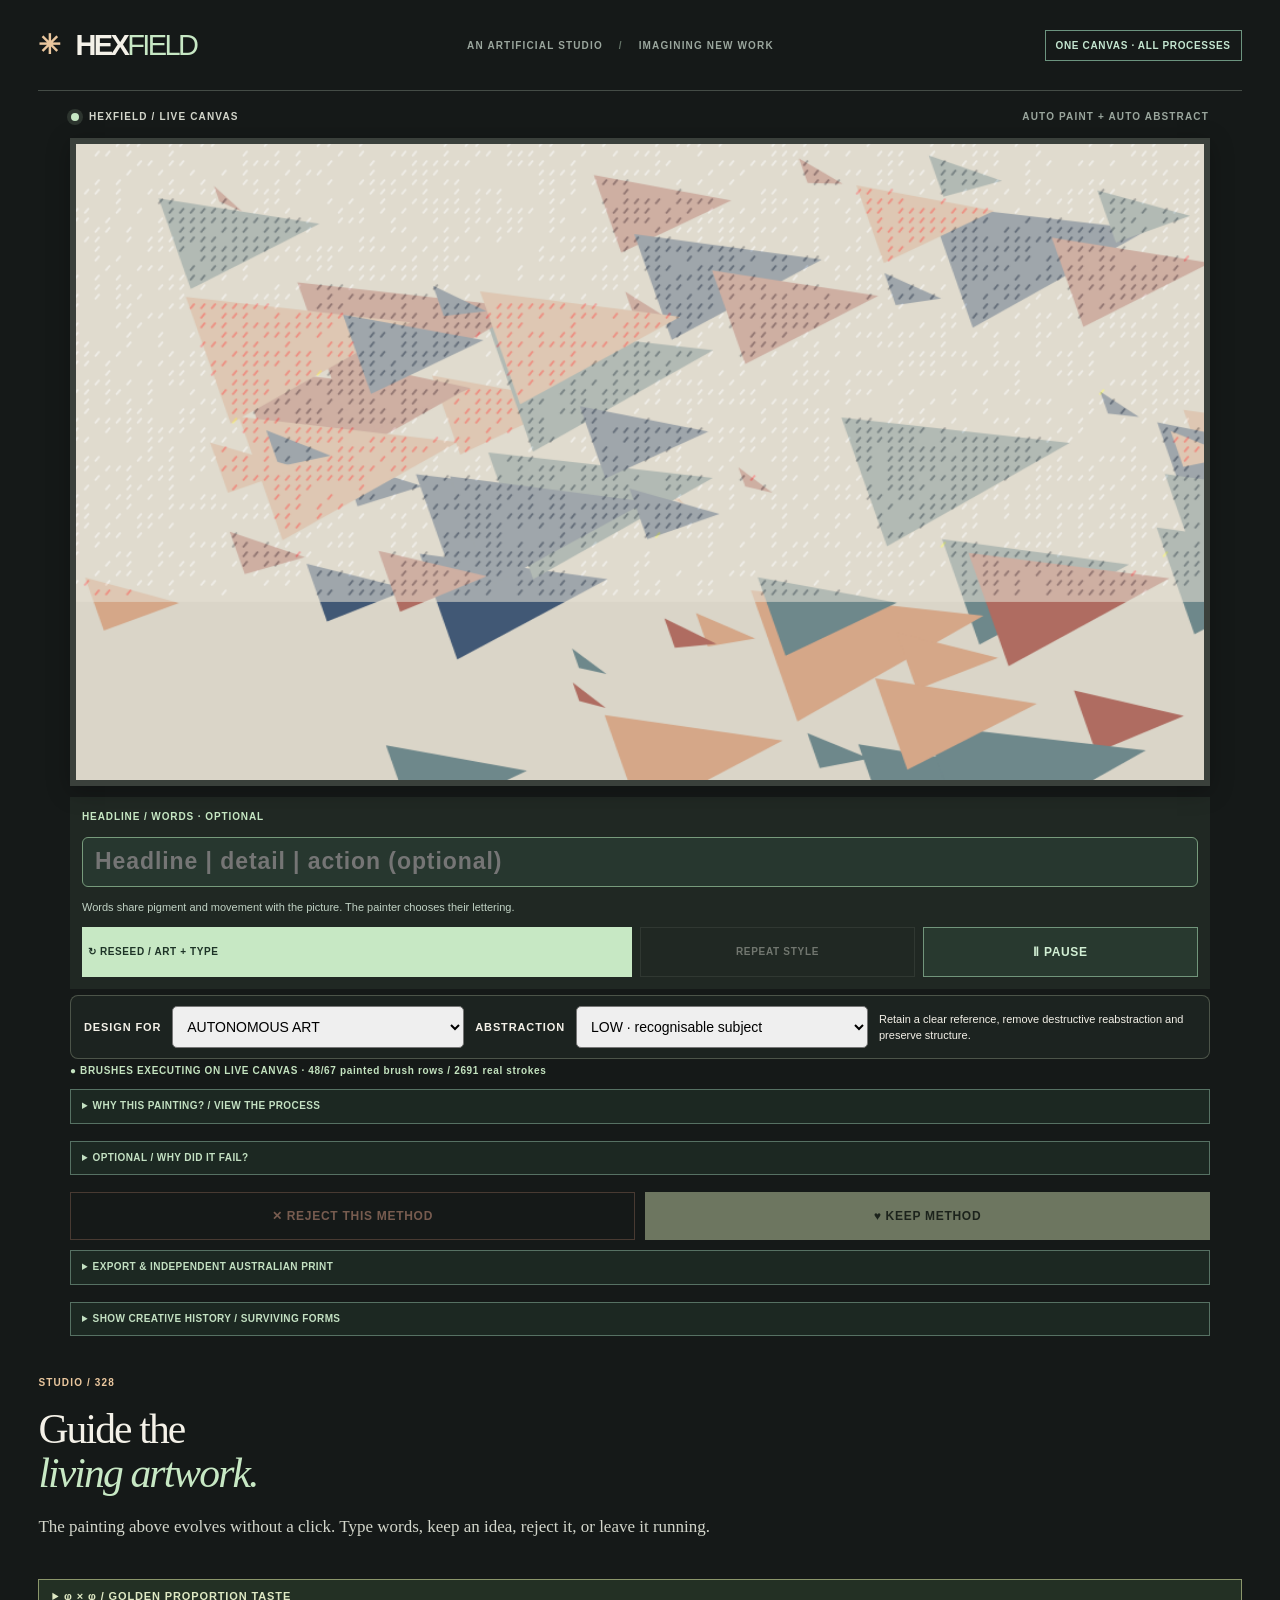
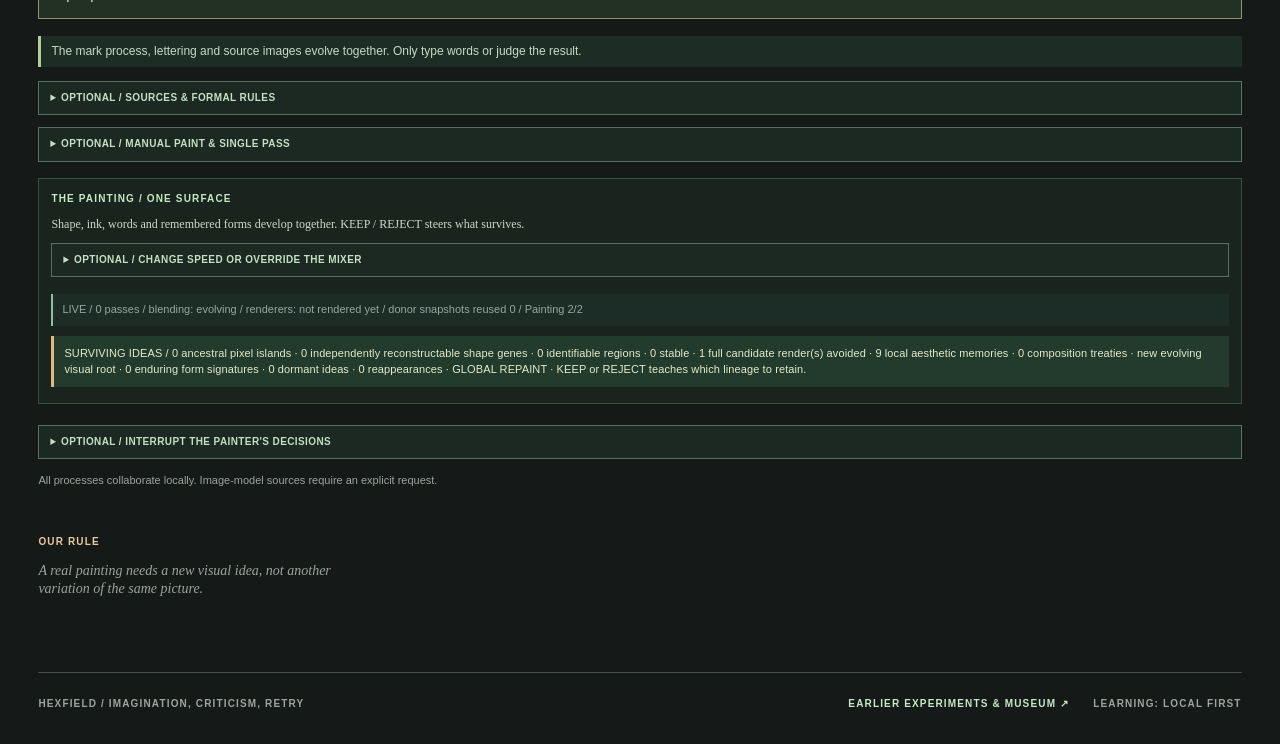
<file: public/studio.html>
<!doctype html>
<html lang="en-AU">
<head>
  <meta charset="utf-8">
  <meta name="viewport" content="width=device-width, initial-scale=1">
  <meta name="theme-color" content="#151918">
  <title>Hexfield — An Artificial Artist Learning to Imagine</title>
  <meta name="description" content="A painting machine that learns from your criticism and imagines new visual ideas rather than shuffling preset hills.">
  <meta property="og:title" content="Hexfield Studio — Landscape & Letterform">
  <meta property="og:description" content="A machine learning to paint landscapes and design letters.">
  <meta property="og:type" content="website">
  <meta property="og:url" content="https://hexfield.org/">
  <link rel="icon" href="assets/hexfield-logo.svg" type="image/svg+xml">
  <link rel="stylesheet" href="studio/studio.css">
  <script type="module" src="studio/studio-controller.js"></script>
</head>
<body>
  <div class="shell">
    <header class="masthead">
      <a class="brand" href="/" aria-label="Hexfield Studio home"><span class="brand-symbol" aria-hidden="true">✳</span> HEX<span>FIELD</span></a>
      <div class="top-description">AN ARTIFICIAL STUDIO <span class="top-separator">/</span> IMAGINING NEW WORK</div>
      <span class="studio-unified-tag">ONE CANVAS · ALL PROCESSES</span>
    </header>
    <div class="product-frame">
      <main class="workspace" aria-label="Artwork and feedback">
        <section id="ruleWorkspace" aria-label="Executable rule-bound paintings">
          <div class="canvas-heading"><div><span class="status-orb"></span><span class="canvas-heading-text">HEXFIELD / LIVE CANVAS</span></div><span class="work-number">AUTO PAINT + AUTO ABSTRACT</span></div>
          <div class="rule-frame">
            <div id="ruleEmpty" class="imagine-empty" hidden><strong>Constructing the first painting…</strong></div>
            <canvas id="ruleArtwork" width="960" height="600" aria-label="Evolving artwork automatically painted on load"></canvas>
          </div>
          <div class="canvas-word-rail">
          <div class="unified-studio-input">
            <label for="ruleWords">HEADLINE / WORDS · OPTIONAL</label>
            <input id="ruleWords" type="text" maxlength="96" placeholder="Headline | detail | action (optional)" spellcheck="false" autocomplete="off">
            <p id="ruleWordsStatus" class="control-help" aria-live="polite">Words share pigment and movement with the picture. The painter chooses their lettering.</p>
          </div>
            <div class="rule-loop-buttons">
              <button type="button" id="ruleChangeStyle" class="action-generate">↻ RESEED / ART + TYPE</button>
              <button type="button" id="ruleRepeatStyle" class="ghost-button" disabled title="Same source, seed, and exact executable style">REPEAT STYLE</button>
              <button type="button" id="ruleLoopStop" class="ghost-button">Ⅱ PAUSE / RESUME</button>
            </div>
          </div>
          <div class="style-control-rail" aria-label="Design purpose and abstraction">
            <label for="rulePurpose">DESIGN FOR</label>
            <select id="rulePurpose" aria-label="Design purpose">
              <option value="art" selected>AUTONOMOUS ART</option>
              <option value="promo">PROMOTION / EVENT</option>
              <option value="advert">ADVERTISEMENT</option>
              <option value="logo">LOGO / IDENTITY</option>
            </select>
            <label for="ruleAbstractionLevel">ABSTRACTION</label>
            <select id="ruleAbstractionLevel" aria-describedby="ruleAbstractionHelp">
              <option value="gentle" selected>LOW · recognisable subject</option>
              <option value="balanced">MEDIUM · reinterpret</option>
              <option value="wild">HIGH · dissolve and reabstract</option>
            </select>
            <span id="ruleAbstractionHelp">LOW preserves the original subject and turns off destructive reabstraction.</span>
          </div>
          <p id="ruleHeroStatus" class="hero-process-status" role="status" aria-live="polite">INITIALISING THE PAINTER · NO BUTTONS REQUIRED</p>
          <details class="advanced-configuration" id="ruleTechnicalDetails">
            <summary>WHY THIS PAINTING? / VIEW THE PROCESS</summary>
            <p id="ruleStyleStatus" class="model-budget" role="status" aria-live="polite">RESEED varies the painter and word construction automatically.</p>
            <div class="work-details"><div><span class="small-label">THE PROCESS</span><p id="ruleCaption">Actual strokes, not a visual prompt.</p><small id="ruleEvidence" class="method-line">Awaiting a rule.</small></div></div>
            <p class="feedback-line" id="ruleStatus" role="status" aria-live="polite">Ready to test a new visual law.</p>
            <div id="ruleGoldenEvidence" class="phi-live-evidence" role="status" aria-live="polite">φ × φ / Awaiting a Rule Studio image.</div>
          </details>

          <section class="imagine-decision rule-vote">
            <details class="advanced-configuration"><summary>OPTIONAL / WHY DID IT FAIL?</summary>
              <label for="ruleCritique" class="small-label">WHICH PART?</label>
              <textarea id="ruleCritique" rows="2" maxlength="230" placeholder="The mark application became repetitive…"></textarea>
            </details>
            <div class="imagine-buttons">
              <button type="button" class="vote-button reject" id="ruleReject" disabled>✕ REJECT THIS METHOD</button>
              <button type="button" class="vote-button keep" id="ruleKeep" disabled>♥ KEEP METHOD</button>
            </div>
          </section>
          <details class="advanced-configuration"><summary>EXPORT &amp; INDEPENDENT AUSTRALIAN PRINT</summary>
          <button type="button" class="ghost-button" id="ruleSave" disabled>EXPORT RULE-BOUND PNG ↓</button>
          <div class="au-print-cta"><button type="button" data-au-print="rules" class="ghost-button">PRINT THIS WITH AN AUSTRALIAN PRINTER ↗</button>
            <p>Direct manufacturer checkout. Hexfield takes no money, orders or delivery details.</p></div>
          </details>
          <details class="advanced-configuration"><summary>SHOW CREATIVE HISTORY / SURVIVING FORMS</summary>
          <div id="ruleGenealogy" class="heritage-gallery" aria-label="Heritable geometric ideas: their shape, age and new material"></div>
          <h2 class="rule-gallery-heading">Continuous rework lineage</h2>
          <div id="ruleLoopHistory" class="rule-loop-history" aria-label="The last ten generations"></div>
          <h2 class="rule-gallery-heading">Kept experiments &amp; descendants</h2><div id="ruleGallery" class="rule-gallery"></div>
          </details>
        </section>
        <section id="imaginationWorkspace" class="imaginary-workspace" aria-label="Visual imagination studio" hidden>
          <div class="canvas-heading"><div><span class="status-orb"></span><span class="canvas-heading-text">THE ARTIST'S IMAGINATION / VISUAL MODEL</span></div><span class="work-number">ORIGINAL WORK · NOT A TEMPLATE</span></div>
          <div class="imagination-frame" id="imaginationFrame">
            <div id="imagineEmpty" class="imagine-empty"><strong>Something it hasn't painted before.</strong><span>Give it an idea, or let it invent one. Nothing is rendered until you ask.</span></div>
            <img id="imaginePicture" alt="Newly imagined painting" hidden>
            <div id="imagineBusy" class="imagine-busy" hidden>IMAGINING A NEW PAINTING…</div>
          </div>
          <div class="work-details"><div><span class="small-label">THE PAINTING / THE ATTEMPT</span><p id="imagineTitle">A painting waiting to be made</p><small class="method-line" id="imagineMethod">Not another rearranged landscape.</small></div><span id="imagineMemory">LEARNING FROM YOUR RESPONSES</span></div>
          <section id="imagineDecision" class="imagine-decision" hidden>
            <label for="imagineCritique" class="small-label">WHAT WORKED OR FAILED? (OPTIONAL, BUT MORE INFORMATIVE)</label>
            <div class="critique-chips">
              <button type="button" data-critique="Too similar to the last painting">Same again</button>
              <button type="button" data-critique="Generic and predictable">Generic</button>
              <button type="button" data-critique="Unconvincing composition">Composition</button>
              <button type="button" data-critique="The artistic technique is wrong">Wrong style</button>
              <button type="button" data-critique="Not a believable landscape">Unconvincing</button>
            </div>
            <textarea id="imagineCritique" rows="3" maxlength="400" placeholder="E.g. Stop painting mountains. Try a flat tidal estuary viewed from a crane, in heavy charcoal instead of digital gradients."></textarea>
            <div class="imagine-buttons"><button class="vote-button reject" id="imagineReject" type="button">✕ REJECT</button><button class="vote-button keep" id="imagineKeep" type="button">♥ KEEP</button></div>
          </section>
          <div class="mini-actions imagination-more"><button type="button" class="ghost-button" id="imagineRevise" disabled>REWORK THIS CANVAS ↺</button><button type="button" class="ghost-button" id="imagineExport" disabled>EXPORT PNG ↓</button></div>
          <div class="au-print-cta"><button type="button" data-au-print="imagination" class="ghost-button">PRINT THIS WITH AN AUSTRALIAN PRINTER ↗</button>
            <p>Artwork download + independent Australian printer. Pay the printer directly.</p></div>
          <p class="feedback-line" id="imagineStatus" role="status" aria-live="polite">The model is ready for a new idea. Feedback influences future prompts, not its trained weights.</p>
          <div id="imagineHistory" class="imagination-history" aria-label="Recent decisions"></div>
        </section>
        <div id="proceduralWorkspace" hidden>
        <div class="canvas-heading">
          <div><span class="status-orb" id="statusOrb"></span><span class="canvas-heading-text" id="workHeading">CURRENT STUDY / LANDSCAPE</span></div>
          <span class="work-number" id="workNumber">STUDY 001</span>
        </div>
        <div class="canvas-wrap" id="canvasWrap">
          <canvas id="artwork" width="1200" height="740" aria-label="Current artwork"></canvas>
          <div class="canvas-overlay" id="paintingOverlay" role="status" aria-live="polite">STARTING A NEW PAINTING</div>
        </div>
        <div class="work-details"><div><span class="small-label">THE METHOD USED</span><p id="workCaption">Inventing a painting procedure.</p><small id="methodLine" class="method-line">METHOD / GENERATION 0</small>
          <small id="visualMetric" class="method-line">IMAGE MEASUREMENT NOT YET AVAILABLE</small>
          <small id="studioGoldenEvidence" class="phi-live-evidence">φ × φ / Awaiting a painting.</small></div><span id="renderStatus">01 / STUDIO IS OPEN</span></div>
        <section class="vote-section" aria-label="Judge this artwork">
          <div class="vote-description"><strong>Worth keeping?</strong><span>Your judgement changes what the artist tries next.</span></div>
          <div class="vote-actions">
            <button type="button" class="vote-button reject" id="reject" disabled>✕ &nbsp; REJECT</button>
            <button type="button" class="vote-button keep" id="keep" disabled>♥ &nbsp; KEEP THIS</button>
          </div>
        </section>
        <div class="feedback-line" role="status" aria-live="polite" id="feedbackStatus">No account required. Your votes belong to you.</div>
        <div class="au-print-cta"><button type="button" data-au-print="studio" class="ghost-button">PRINT THIS WITH AN AUSTRALIAN PRINTER ↗</button>
          <p>Hexfield generates the print-ready file; an Australian manufacturer sells, prints and ships it.</p></div>
        <section class="experiments" id="experiments" aria-label="Different painting method experiments" hidden>
          <div class="experiments-title"><span class="small-label">COUNTERFACTUAL STUDIES</span><h2 id="experimentHeading">WHAT SHOULD CHANGE?</h2><p>Same seed, same task. These images were rendered and compared with the rejected painting. A changed algorithm alone does not count as discovery.</p></div>
          <figure class="rejected-reference" id="rejectedReference" hidden><img id="rejectedSnapshot" alt="The rejected painting used as the comparison baseline"><figcaption>REJECTED ORIGINAL — ALL COUNTERFACTUALS RETAIN ITS SEED</figcaption></figure>
          <div class="experiment-cards" id="experimentCards"></div>
        </section>
        <section class="blind-panel" id="blindPanel" aria-label="Blind learned-versus-untrained painter comparison" hidden>
          <p class="small-label">BLIND COMPARISON / HUMAN VERDICT</p>
          <h2>Learned method or a fresh start?</h2>
          <p id="blindAnswer">Choose whichever image you genuinely prefer. The painter identities are hidden until you vote.</p>
          <div class="blind-cards" id="blindCards"></div>
          <p id="blindCount">No blind comparisons yet</p>
          <p id="blindVerdict">At least 12 comparisons are needed to judge whether feedback helped.</p>
        </section>
        </div>
      </main>
      <aside class="controls" aria-label="Studio controls">
        <p class="eyebrow">STUDIO / 328</p>
        <h1>Guide the<br><em>living artwork.</em></h1>
        <p class="intro">The painting above evolves without a click. Type words, keep an idea, reject it, or leave it running.</p>
        <section class="phi-taste-panel" aria-label="Two golden-ratio constraints on how Hexfield evaluates its art">
          <details id="phiTasteDetails">
            <summary>φ × φ / GOLDEN PROPORTION TASTE</summary>
            <p>Two separate golden tests: <strong>G / geometry</strong> and <strong>C / colour distribution</strong>, plus <strong>X / their mutual effect</strong>. Only a candidate passing all four numeric thresholds earns a <em>φ-qualified</em> label. This is an experiment in mathematical taste, not a universal law of beauty.</p>
            <label for="phiTasteMode">HOW STRICTLY MUST THE PAINTER FOLLOW THEM?</label>
            <select id="phiTasteMode">
              <option value="strict" selected>STRICT / qualify or be marked an experiment</option>
              <option value="guide">GUIDE / favour golden-compatible results</option>
              <option value="off">OBSERVE / measure, but do not steer</option>
            </select>
            <p class="phi-conditions">φ = 1.618033989 · large portion = 0.618034 · small portion = 0.381966 · golden hue angle = 137.508°</p>
            <p id="phiTasteStatus" aria-live="polite" class="phi-taste-status">G ≥ 54%, C ≥ 50%, X ≥ 53%, combined ≥ 57% to pass. Geometry must not compensate for failed colours, or vice versa.</p>
            <button id="phiRefine" type="button" class="action-generate">φ REFINE THIS PAINTING / TEST ACTUAL ALTERNATIVES ↗</button>
            <p id="phiRefineFeedback" class="phi-taste-status" aria-live="polite">The painter tests up to nine seeded construction and pigment alternatives without changing your original until a new version is chosen. Available in LOGOS and LANDSCAPES.</p>
          </details>
        </section>
        <section id="ruleControls" class="discipline-panel" aria-label="Executable visual constraints">

          <p class="artist-autonomy-note">The mark process, lettering and source images evolve together. Only type words or judge the result.</p>
          <details class="advanced-configuration" id="ruleAdvanced">
            <summary>OPTIONAL / SOURCES &amp; FORMAL RULES</summary>
            <p class="control-help">Terrain, procedural lettering, previous generations, archive images and optional imagined images feed this ONE canvas automatically.</p>
            <button type="button" id="ruleUseArchive" class="ghost-button">USE LAST EXPERIMENTAL PAINTING ↗</button>
            <a class="source-lab-link" href="/legacy.html" target="_blank" rel="noopener">Optional / open historical source lab ↗</a>
            <div id="ruleModelPromptSlot" class="model-prompt-slot"></div>
            <button type="button" id="ruleImagine" class="ghost-button">IMAGINE SOURCE / MODEL REQUEST ↗</button>
            <p class="control-help">IMAGINE uses a limited cloud-model allowance only if pressed, then integrates its output into this painting.</p>
          <label for="ruleSubject">REALITY ANCHOR / SUBJECT</label>
          <select id="ruleSubject"></select>
          <label for="rulePrimary">PRIMARY LAW / MUST OBEY</label>
          <select id="rulePrimary"></select>
          <label for="ruleSecondary">SECONDARY LAW</label>
          <select id="ruleSecondary"></select>
          <label for="ruleMark">MARK-MAKING / HOW THE PAINT EXISTS</label>
          <select id="ruleMark"></select>
          <label for="ruleRework">REWORK / NEW REFERENCE</label>
          <select id="ruleRework"></select>
          <label for="ruleReference">START FROM</label>
          <select id="ruleReference">
            <option value="reality">Geometric reality study (no AI credits)</option>
              <option value="archive">Latest experimental frame</option>
            <option value="imagined">Last IMAGINE painting</option>
            <option value="file">Upload my own reference</option>
            <option value="last">Last Rule Studio output</option>
          </select>
          <label for="ruleFile">OR LOAD A REFERENCE IMAGE</label>
          <input type="file" id="ruleFile" accept="image/*">
          <p class="control-help">Rules are enforced by a local canvas painter. No curves means no curved marks; negative space erases objects. Your output can become the next input.</p>
          </details>
          <details class="advanced-configuration"><summary>OPTIONAL / MANUAL PAINT &amp; SINGLE PASS</summary>
            <button type="button" id="ruleLoopStart" class="action-generate">▶ PAINT &amp; EVOLVE</button>
            <button type="button" class="action-generate" id="rulePaint">PAINT UNDER THESE LAWS ↗</button>
            <button type="button" id="ruleLoopOnce" class="ghost-button">ONE MORE PASS</button>
          </details>
          <section class="abstraction-control" aria-label="Continuous recursive abstraction">
            <p class="small-label">THE PAINTING / ONE SURFACE</p>
            <p class="control-help">Shape, ink, words and remembered forms develop together. KEEP / REJECT steers what survives.</p>
            <details class="advanced-configuration" id="ruleLoopAdvanced">
              <summary>OPTIONAL / CHANGE SPEED OR OVERRIDE THE MIXER</summary>
            <label for="ruleMixMode">HOW TO COMBINE RENDERERS</label>
            <select id="ruleMixMode">
              <option value="auto">Evolve blending methods</option>
              <option value="quilt">Quilt every renderer into the picture</option>
              <option value="cutaway">Exchange positive / negative space</option>
              <option value="dissonance">Disagreeing colour channels</option>
              <option value="relief">Warp one renderer by another</option>
              <option value="edges">Let edges drive the other paint</option>
            </select>
            <label for="ruleLoopSpeed">SECONDS BETWEEN REWORKS</label>
            <select id="ruleLoopSpeed">
              <option value="1500">1.5 — fast</option>
              <option value="3000" selected>3 — steady</option>
              <option value="6000">6 — slow</option>
            </select>
            <label class="rule-inline"><input id="ruleLockLaw" type="checkbox"> Hold selected law / marks; evolve everything else</label>
            </details>

            <p id="ruleLoopStatus" class="model-budget" role="status" aria-live="polite">Painting automatically · locally · continuously. Pause whenever you want.</p>
            <p id="ruleSurvivors" class="surviving-ideas" aria-live="polite">SURVIVING IDEAS / Found shapes will linger across generations, with new ones arriving as others fade.</p>
            
          </section>
          <details class="advanced-configuration rule-interventions">
            <summary>OPTIONAL / INTERRUPT THE PAINTER'S DECISIONS</summary>
          <div class="mini-actions rule-mini">
            <button id="ruleNewLaw" type="button" class="ghost-button">SAME SUBJECT / NEW LAW</button>
            <button id="ruleNewSubject" type="button" class="ghost-button">SAME LAW / NEW SUBJECT</button>
            <button id="ruleNewMark" type="button" class="ghost-button">CHANGE THE MARK SYSTEM</button>
          </div>
          <button id="ruleReworkBtn" type="button" class="ghost-button" disabled>REABSTRACT &amp; REPAINT PREVIOUS ↺</button>
          </details>
          <p class="model-budget">All processes collaborate locally. Image-model sources require an explicit request.</p>
        </section>
        <section id="imaginationControls" class="discipline-panel" aria-label="Real model-backed painting controls" hidden>
          <label for="imagineIdea">WHAT SHOULD IT IMAGINE?</label>
          <textarea id="imagineIdea" rows="4" maxlength="360" placeholder="Leave blank and let the artist invent a landscape—or ask for a strange place, a memory, a mood, a technique…"></textarea>
          <p class="control-help">An image model proposes a completely new picture. Dislikes change the next idea and painting method, not just object positions.</p>
          <button class="action-generate" id="imaginePaint" type="button">PAINT A NEW IDEA ↗</button>
          <p class="model-budget">Up to <strong>30 finished paintings</strong> per visitor daily, subject to the shared 60-attempt studio budget and Cloudflare's model availability. Failed attempts won't count as finished paintings. All quotas reset at 00:00 UTC. No automatic generation or Stripe.</p>
          <p class="model-budget" id="imagineQuota" role="status" aria-live="polite">Checking the painting allowance…</p>
        </section>
        <section id="landscapeControls" class="discipline-panel" aria-label="Internal terrain donor settings" hidden>
          <p class="artist-autonomy-note">The painter invents the place, lighting and method. Override them only if you want.</p>
          <details class="advanced-configuration">
            <summary>OPTIONAL / CHOOSE A PLACE OR LIGHTING</summary>
          <label for="landscapeScene">THE PLACE</label>
          <select id="landscapeScene">
            <option value="surprise">Surprise me</option>
            <option value="mountains">Mountains</option><option value="coast">Coast</option>
            <option value="forest">Forest</option><option value="plains">Open plains</option>
            <option value="hills">Rolling hills</option><option value="lake">Lake</option>
          </select>
          <label for="landscapeMood">THE LIGHT</label>
          <select id="landscapeMood">
            <option value="surprise">Surprise me</option>
            <option value="golden">Golden hour</option><option value="mist">Soft morning</option>
            <option value="storm">Storm coming</option><option value="twilight">Last light</option>
          </select>
          <p class="control-help">The artist invents and mutates its terrain and brushwork. No hand-drawn references.</p>
          </details>
          <details class="advanced-configuration">
            <summary>OPTIONAL / OVERRIDE LANDSCAPE LAWS</summary>
          <section class="landscape-law-panel" aria-label="Executable landscape constraints">
            <label class="glyph-switch"><input id="landscapeConstraintOn" type="checkbox" checked> APPLY FORMAL LAWS TO THE LANDSCAPE</label>
            <label for="landscapeConstraintLaw">A LAW THIS PAINTER MUST OBEY</label>
            <select id="landscapeConstraintLaw">
              <option value="surprise" selected>Evolve a law from feedback</option>
            </select>
            <label for="landscapeConstraintMark">FORCE THE MARK-MAKING METHOD</label>
            <select id="landscapeConstraintMark">
              <option value="surprise" selected>Evolve strokes / dots / cutouts / hybrid</option>
            </select>
            <button type="button" id="landscapeMutateLaw" class="ghost-button">SAME TERRAIN / NEW VISUAL LAW ↺</button>
            <p class="control-help">The landscape is generated by its own terrain procedure, then reconstructed from its actual pixels under these laws. Mutations can change both construction and mark-making.</p>
          </section>
          </details>
        </section>
        <section id="letteringControls" class="discipline-panel" aria-label="Logo and lettering controls" hidden>
          <label for="logoText">YOUR WORDS</label>
          <input id="logoText" type="text" value="HEXFIELD" maxlength="24" autocomplete="off" spellcheck="false" aria-describedby="logoHelp">
          <p id="logoHelp" class="control-help">Real, readable letters. Up to 24 characters.</p>
          <p class="artist-autonomy-note">Your text stays. The letter anatomy, bubble forms, split weights and materials evolve themselves.</p>
          <details class="advanced-configuration" id="logoAdvanced">
            <summary>OPTIONAL / EDIT LETTER PARTS AND FONT GENES</summary>
          <label for="logoType">DESIGN TYPE</label>
          <select id="logoType"><option value="wordmark">Wordmark</option><option value="monogram">Monogram</option><option value="emblem">Emblem</option></select>
          <label for="logoStyle">FONT CONSTRUCTION FAMILY</label>
          <select id="logoStyle"><option value="anatomy" selected>Procedural anatomy / editable letters</option><option value="geometric">Geometric anatomy</option><option value="minimal">Minimal anatomy</option><option value="heavy">Heavy anatomy</option><option value="elegant">Elegant anatomy</option><option value="experimental">Experimental anatomy</option><option value="surprise">Surprise me</option></select>
          <section id="logoAnatomyPanel" class="glyph-editor" aria-label="Glyph anatomy constraint editor">
            <p class="small-label">LETTER ANATOMY / NAME EVERY PART</p>
            <p class="glyph-help">Rules modify actual named strokes and negative-space regions, not a style prompt. Tap a letter stroke in the canvas to select its anatomy.</p>
            <label class="glyph-switch"><input type="checkbox" id="logoAnatomyEnabled" checked> Construct letters from mutable named parts</label>
            <label class="glyph-switch"><input type="checkbox" id="logoAnatomyGuide"> Show anatomy guides and targeted strokes</label>
            <label class="glyph-switch"><input type="checkbox" id="logoAnatomyLock"> Lock this part-rule during mutations</label>
            <div class="glyph-fields">
              <label for="logoGlyphScope">WHICH LETTER</label>
              <select id="logoGlyphScope"><option value="all">All applicable letters</option></select>
              <label for="logoAnatomyPart">ANATOMICAL PART / REGION</label>
              <select id="logoAnatomyPart"></select>
              <label for="logoAnatomyEffect">REQUIRED TRANSFORMATION</label>
              <select id="logoAnatomyEffect"></select>
              <label for="logoAnatomyAmount">FORCE / <output id="logoAmountValue">65%</output></label>
              <input id="logoAnatomyAmount" type="range" min="0.1" max="1" step="0.05" value="0.65">
            </div>
            <div class="glyph-actions">
              <button type="button" id="logoAnatomyApply">APPLY RULE TO GLYPHS ↗</button>
              <button type="button" id="logoAnatomyMutate">MUTATE THIS PART ↺</button>
              <button type="button" id="logoAnatomyStack">STACK ONE MORE LAW +</button>
              <button type="button" id="logoAnatomyUndo">UNDO LAST LAW</button>
            </div>
            <p id="logoAnatomyStatus" class="glyph-status" role="status" aria-live="polite">Try moving H's crossbar without moving its stems.</p>
            <p class="small-label">PARTS OF THIS WORD</p>
            <div id="logoAnatomyGlossary" class="glyph-glossary" aria-label="Anatomical glossary and applicability"></div>
          </section>
          </details>
          <details id="logoEvolutionPanel" class="logo-evolution-panel">
            <summary>∞ CONTINUOUSLY MUTATE LETTER PARTS</summary>
            <p class="glyph-help">Keep the actual word readable while its anatomical rules, construction, joins and strokes evolve. Every revision inherits its parent. Uses zero image-model requests.</p>
            <label for="logoEvolutionSpeed">SECONDS BETWEEN LOGO EXPERIMENTS</label>
            <select id="logoEvolutionSpeed"><option value="1800">1.8 — quick</option><option value="3500" selected>3.5 — steady</option><option value="6500">6.5 — slow</option></select>
            <div class="logo-evolution-actions">
              <button type="button" id="logoEvolutionStart">▶ CONTINUOUS LOGO EVOLUTION</button>
              <button type="button" id="logoEvolutionStop" disabled>Ⅱ PAUSE</button>
              <button type="button" id="logoEvolutionOnce">ONE MORE LETTERFORM</button>
            </div>
            <p id="logoEvolutionStatus" role="status" aria-live="polite">Ready to evolve glyph anatomy as a heritable visual program.</p>
            <div id="logoEvolutionStrip" aria-label="Anatomical logo lineage"></div>
          </details>
        </section>
        <div id="proceduralActions">
        <button type="button" class="action-generate" id="generate">PAINT SOMETHING <span aria-hidden="true">↗</span></button>
        <div class="mini-actions">
          <button type="button" id="vary" class="ghost-button">MUTATE THIS METHOD ↺</button>
          <button type="button" id="export" class="ghost-button">EXPORT PNG ↓</button>
        </div>
        <button type="button" data-phi-refine class="ghost-button phi-refine-shortcut">φ SEEK / IMPROVE GEOMETRY × COLOUR ↗</button>
        <button type="button" id="blindStart" class="ghost-button audit-trigger">BLIND TEST / HAS IT LEARNED? ↗</button>
        </div>
        <div class="studio-principle"><span>OUR RULE</span><p>A real painting needs a new visual idea, not another variation of the same picture.</p></div>
      </aside>
    </div>
    <section class="shelf" id="shelf" aria-labelledby="shelfHeading" hidden>
      <div class="shelf-title"><div><p class="eyebrow">THE WORK LEFT BEHIND</p><h2 id="shelfHeading">Your kept studies <span id="keepCount">00</span></h2></div><p>A small, growing collection of your choices. Select a study to revisit it.</p></div>
      <div id="savedGallery" class="gallery" aria-live="polite"><p class="empty-gallery">You haven't kept anything yet. When you see something good, tell the artist.</p></div>
    </section>
    <footer class="footer"><span>HEXFIELD / IMAGINATION, CRITICISM, RETRY</span><div><a href="/legacy.html">EARLIER EXPERIMENTS &amp; MUSEUM ↗</a><span id="syncNote">LEARNING: LOCAL FIRST</span></div></footer>
  </div>
  <script type="module" src="print-handoff.js"></script>
</body>
</html>
</file>
<file: public/studio/studio.css>
:root{--bg:#151918;--panel:#222725;--panel-deep:#1b201e;--line:#444c46;--ink:#f4f1e8;--soft:#d3d6cb;--dim:#9aa69d;--mint:#c7e8c4;--gold:#eac79e;--coral:#efad93;--serif:Georgia,'Times New Roman',serif;--sans:'Arial',Helvetica,sans-serif}
*{box-sizing:border-box}html{background:var(--bg);scroll-behavior:smooth}body{margin:0;color:var(--ink);font-family:var(--sans);font-size:14px;-webkit-font-smoothing:antialiased}button,input,select{font:inherit}button{cursor:pointer}button:disabled{opacity:.45;cursor:default}a{color:inherit;text-decoration:none}a:hover{text-decoration:underline}button:focus-visible,a:focus-visible,select:focus-visible,input:focus-visible{outline:3px solid var(--mint);outline-offset:2px}
.shell{max-width:1740px;padding:0 clamp(18px,3vw,64px);margin:0 auto}.masthead{min-height:91px;display:flex;align-items:center;gap:30px;border-bottom:1px solid var(--line)}.brand{font-weight:900;letter-spacing:-.09em;font-size:29px;line-height:1;display:inline-flex;align-items:center;flex-shrink:0}.brand span:last-child{font-weight:350;color:var(--mint)}.brand-symbol{display:inline-block;color:var(--gold);font-size:27px;margin-right:14px;letter-spacing:normal}.top-description,.archive-link,.eyebrow,.small-label,.canvas-heading,.work-number,.work-details #renderStatus,.footer,.discipline-panel label,.studio-principle>span,.shelf-title>p{font-family:var(--sans);font-size:10px;font-weight:750;letter-spacing:.115em}.top-description{margin-left:auto;color:var(--dim);text-align:center}.top-separator{padding:0 12px;color:#66766a}.archive-link{border:1px solid var(--line);padding:14px 17px;color:var(--mint);white-space:nowrap}.archive-link:hover{background:var(--panel)}
.product-frame{display:grid;grid-template-columns:minmax(290px,345px) minmax(0,1fr);gap:clamp(22px,2.7vw,50px);padding:32px 0 35px}.controls{display:flex;flex-direction:column;align-items:stretch;min-width:0;padding-top:12px}.eyebrow{color:var(--gold);margin:0 0 20px}.controls h1{font-family:var(--serif);font-size:clamp(36px,3.25vw,54px);line-height:1.04;font-weight:400;letter-spacing:-.045em;margin:0 0 20px}.controls h1 em{font-weight:400;color:var(--mint)}.intro{font-family:var(--serif);font-size:17px;color:var(--soft);line-height:1.43;max-width:305px;margin:0 0 28px}.mode-switch{padding:0;margin:0 0 24px;border:0;min-width:0}.mode-switch legend{margin-bottom:10px;color:var(--dim)}.segment{display:flex;min-width:0;gap:0;border:1px solid var(--line);background:var(--panel-deep);padding:4px}.mode-option{min-width:0;flex:1;background:none;border:0;color:var(--dim);font-size:10px;font-weight:850;letter-spacing:.035em;padding:13px 8px;white-space:nowrap}.mode-option.active{background:var(--mint);color:#1d3027}.mode-option:hover:not(.active){color:var(--ink)}.discipline-panel{display:flex;flex-direction:column;gap:0;min-height:226px}.discipline-panel[hidden]{display:none}.discipline-panel label{color:var(--soft);margin-bottom:8px}.discipline-panel select,.discipline-panel input{width:100%;min-height:42px;border:1px solid var(--line);border-radius:0;padding:10px 13px;background:#252b28;color:var(--ink);margin:0 0 19px}.discipline-panel select{color-scheme:dark}.discipline-panel input{font-size:18px;font-weight:700;letter-spacing:.01em}.control-help{font-family:var(--serif);color:var(--dim);line-height:1.35;font-size:13px;margin:0 0 21px}.action-generate{display:flex;justify-content:space-between;align-items:center;border:0;background:var(--mint);color:#1e3427;text-align:left;font-size:13px;font-weight:900;letter-spacing:.095em;padding:19px 18px}.action-generate span{font-size:24px;line-height:.5;font-weight:400}.action-generate:hover{background:#f2f3cb}.mini-actions{display:flex;gap:8px;margin-top:10px}.ghost-button{flex:1;padding:14px 8px;border:1px solid var(--line);background:transparent;color:var(--soft);font-size:10px;font-weight:800;letter-spacing:.07em}.ghost-button:hover{border-color:var(--mint);color:var(--mint)}.studio-principle{margin-top:auto;padding:35px 8px 4px 0}.studio-principle>span{color:var(--gold)}.studio-principle p{font-family:var(--serif);font-size:14px;font-style:italic;color:var(--dim);line-height:1.35;max-width:300px}
.workspace{min-width:0}.canvas-heading{display:flex;align-items:center;justify-content:space-between;gap:14px;color:var(--soft);padding:10px 1px 16px}.canvas-heading>div{display:flex;align-items:center;gap:10px}.status-orb{display:block;width:8px;height:8px;border-radius:50%;background:var(--mint);box-shadow:0 0 0 4px #c7e8c422}.status-orb.busy{background:var(--gold);box-shadow:0 0 0 4px #eac79e22;animation:pulse 1.2s infinite}.work-number{color:var(--dim);white-space:nowrap}.canvas-wrap{position:relative;overflow:hidden;width:100%;aspect-ratio:1200/740;background:linear-gradient(140deg,#c6d3c7,#e8dccc);border:9px solid #3a403b;box-shadow:0 2px 0 #121514,0 14px 36px #0002}.canvas-wrap.logo-surface{background-color:#edece5;background-image:linear-gradient(90deg,transparent 49.8%,#00000008 50%,transparent 50.2%),linear-gradient(transparent 49.8%,#00000008 50%,transparent 50.2%);background-size:76px 76px}canvas#artwork{width:100%;height:100%;display:block;object-fit:fill}.canvas-overlay{position:absolute;bottom:20px;left:20px;padding:10px 14px;background:#1c2928da;color:var(--mint);font-size:10px;letter-spacing:.12em;font-weight:850;pointer-events:none}.canvas-overlay[hidden]{display:none}.work-details{display:flex;align-items:flex-start;justify-content:space-between;gap:20px;padding:21px 0 24px;border-bottom:1px solid var(--line)}.work-details .small-label{color:var(--dim)}.work-details p{font-family:var(--serif);font-size:19px;margin:6px 0 0;text-transform:capitalize;color:var(--ink)}.work-details #renderStatus{color:var(--dim);margin-top:14px;text-align:right;white-space:nowrap}.vote-section{display:flex;align-items:center;justify-content:space-between;gap:24px;margin:24px 0 14px}.vote-description{display:flex;flex-direction:column;gap:6px;max-width:240px}.vote-description strong{font-family:var(--serif);font-weight:400;font-size:24px}.vote-description span{color:var(--dim);font-size:12px;line-height:1.5}.vote-actions{display:flex;gap:10px;align-items:center}.vote-button{min-width:128px;min-height:51px;padding:14px 17px;border:1px solid var(--line);font-size:12px;letter-spacing:.06em;font-weight:900}.vote-button.reject{background:transparent;color:var(--coral);border-color:#866253}.vote-button.reject:hover{background:#382a2a}.vote-button.keep{background:#d8e7b8;border-color:#d8e7b8;color:#253123}.vote-button.keep:hover{background:#f5f4d0}.feedback-line{min-height:20px;font-size:11px;color:var(--dim);text-align:right;letter-spacing:.03em}
.shelf{border-top:1px solid var(--line);padding:37px 0 45px}.shelf-title{display:flex;align-items:flex-end;justify-content:space-between;gap:20px;margin-bottom:23px}.shelf-title .eyebrow{margin-bottom:10px}.shelf-title h2{font:normal 32px/1.05 var(--serif);letter-spacing:-.025em;margin:0}.shelf-title h2 span{font:800 10px var(--sans);vertical-align:middle;padding-left:9px;color:var(--mint)}.shelf-title>p{margin:0;line-height:1.55;color:var(--dim);max-width:250px;letter-spacing:0;text-transform:none}.gallery{display:grid;grid-template-columns:repeat(4,minmax(0,1fr));gap:14px}.empty-gallery{font-family:var(--serif);grid-column:1/-1;color:var(--dim);font-size:17px;padding:10px 0 38px}.saved-item{display:flex;flex-direction:column;gap:10px;text-align:left;padding:0;background:none;border:0;color:var(--soft);min-width:0}.saved-item img{width:100%;aspect-ratio:1200/740;object-fit:cover;border:2px solid var(--line);background:#d8d5c8}.saved-item:hover img{border-color:var(--mint)}.saved-item span{font-size:11px;line-height:1.3;overflow:hidden;white-space:nowrap;text-overflow:ellipsis}.footer{display:flex;justify-content:space-between;gap:20px;border-top:1px solid var(--line);padding:25px 0 35px;color:var(--dim)}.footer div{display:flex;align-items:center;flex-wrap:wrap;gap:24px}.footer a{color:var(--mint)}
@keyframes pulse{50%{opacity:.45}}
@media(max-width:1030px){.top-description{display:none}.masthead{justify-content:space-between}.product-frame{grid-template-columns:minmax(270px,315px) minmax(0,1fr);gap:24px}.vote-section{flex-wrap:wrap}.vote-actions{margin-left:auto}.controls h1{font-size:38px}.gallery{grid-template-columns:repeat(3,1fr)}}
@media(max-width:730px){.shell{padding:0 17px}.masthead{min-height:71px}.brand{font-size:25px}.archive-link{font-size:8px;padding:12px 10px;max-width:137px;white-space:normal;text-align:center}.product-frame{display:flex;flex-direction:column;gap:20px;padding:22px 0 26px}.controls{padding-top:0}.controls h1{font-size:38px;margin-bottom:12px}.intro{font-size:16px;max-width:unset;margin-bottom:20px}.mode-switch{margin-bottom:19px}.discipline-panel{min-height:unset}.control-help{display:none}.discipline-panel select,.discipline-panel input{margin-bottom:13px;min-height:45px}.action-generate{padding:18px}.studio-principle{display:none}.canvas-heading{padding:6px 2px 12px}.canvas-heading-text{font-size:9px}.canvas-wrap{border:5px solid #3a403b}.canvas-overlay{bottom:8px;left:9px;font-size:8px}.work-details{padding:16px 0 17px}.work-details p{font-size:17px}.work-details #renderStatus{font-size:8px}.vote-section{margin:16px 0 12px;gap:12px}.vote-description{max-width:unset;width:100%}.vote-description strong{font-size:21px}.vote-description span{font-size:11px}.vote-actions{width:100%;margin-left:0}.vote-button{flex:1;min-width:0}.feedback-line{text-align:left;font-size:10px}.shelf{padding:27px 0}.shelf-title{align-items:start}.shelf-title h2{font-size:27px}.shelf-title>p{display:none}.gallery{grid-template-columns:repeat(2,minmax(0,1fr));gap:10px}.footer{flex-direction:column;font-size:9px;gap:9px}.footer div{gap:12px}}
@media(prefers-reduced-motion:reduce){*{scroll-behavior:auto!important;animation:none!important}}

/* Build 296: method discovery is an explicit choice, not an invisible shuffle. */
.method-line{display:block;margin-top:8px;color:var(--gold);font:700 10px/1.4 var(--sans);letter-spacing:.08em}
.experiments[hidden]{display:none}
.experiments{border-top:1px solid var(--line);margin-top:20px;padding-top:22px}
.experiments-title .small-label{color:var(--gold)}
.experiments-title h2{font:normal 24px/1.16 var(--serif);margin:8px 0}
.experiments-title p{font:13px/1.5 var(--sans);color:var(--dim);margin:0 0 16px;max-width:620px}
.experiment-cards{display:grid;grid-template-columns:repeat(2,minmax(0,1fr));gap:13px}
.experiment-card{display:flex;flex-direction:column;text-align:left;padding:7px 7px 12px;color:var(--ink);background:var(--panel);border:1px solid var(--line);min-width:0;gap:8px}
.experiment-card:hover{border-color:var(--mint);background:#303b34}
.experiment-card:focus-visible{outline:3px solid var(--gold)}
.experiment-card img{display:block;width:100%;aspect-ratio:390/241;object-fit:cover;background:#566b6a}
.experiment-card strong{font-size:10px;letter-spacing:.1em;color:var(--mint);font-weight:900;padding:0 5px}
.experiment-card span{font:12px/1.3 var(--serif);color:var(--soft);padding:0 5px;overflow-wrap:anywhere}
@media(max-width:730px){.experiments{margin-top:15px;padding-top:15px}.experiments-title h2{font-size:21px}.experiment-cards{gap:8px}.experiment-card{padding:5px 5px 10px}.experiment-card strong{font-size:9px}.experiment-card span{font-size:11px}.method-line{font-size:9px}}

/* Build 297 — image-verified counterfactuals and a genuine blind A/B test. */
.audit-trigger{width:100%;margin-top:11px;text-align:center;color:var(--gold)}
.method-line#visualMetric{display:block;margin-top:6px;color:var(--gold);font-variant-numeric:tabular-nums}
.rejected-reference{display:flex;gap:12px;align-items:center;margin:0 0 16px;padding:10px;border:1px dashed var(--line);background:var(--panel-deep)}
.rejected-reference[hidden]{display:none}
.rejected-reference img{display:block;max-width:150px;width:31%;aspect-ratio:1200/740;object-fit:cover}
.rejected-reference figcaption{font-size:10px;font-weight:800;line-height:1.45;letter-spacing:.08em;color:var(--dim)}
.experiment-card .image-distance{display:block;padding:0 5px;font-size:10px;font-weight:750;letter-spacing:.06em;color:var(--gold);line-height:1.3}
.empty-experiments{grid-column:1/-1;color:var(--dim);font:italic 16px/1.4 var(--serif)}
.blind-panel{border-top:1px solid var(--line);margin:30px 0;padding-top:25px}
.blind-panel[hidden]{display:none}
.blind-panel h2{font:normal 26px/1.12 var(--serif);margin:10px 0}
.blind-panel p{font:12px/1.45 var(--sans);color:var(--dim)}
.blind-cards{display:grid;grid-template-columns:1fr 1fr;gap:12px;margin:18px 0}
.blind-card{border:1px solid var(--line);background:var(--panel);padding:7px 7px 13px;min-width:0;color:var(--mint)}
.blind-card:hover{border-color:var(--gold)}
.blind-card img{width:100%;aspect-ratio:390/241;display:block;object-fit:cover;margin-bottom:10px}
.blind-card strong{font-size:12px;letter-spacing:.14em}
.blind-panel #blindCount{font-weight:800;color:var(--mint)}
@media(max-width:730px){.rejected-reference figcaption{font-size:9px}.blind-cards{gap:8px}.blind-card{padding:5px 5px 9px}}

/* Build 299: image-model studio sits above, not inside, the procedural painter. */
[hidden]{display:none!important}
.segment .mode-option{white-space:normal;min-width:0;letter-spacing:.02em;padding:12px 4px}
.discipline-panel textarea,.imagine-decision textarea{display:block;width:100%;resize:vertical;min-height:78px;padding:12px 13px;margin:0 0 14px;background:#252b28;border:1px solid var(--line);color:var(--ink);font:14px/1.45 var(--sans)}
.discipline-panel textarea:focus,.imagine-decision textarea:focus{outline:2px solid var(--mint);outline-offset:2px}
.model-budget{font-size:11px;line-height:1.55;color:var(--dim);margin:12px 0 21px}
.imagination-frame{position:relative;width:100%;aspect-ratio:4/3;max-height:min(67vh,760px);background:#282e2b;border:7px solid #3a403b;display:flex;justify-content:center;align-items:center;overflow:hidden}
.imagine-empty{display:flex;flex-direction:column;align-items:center;gap:18px;padding:30px;text-align:center;max-width:550px}
.imagine-empty strong{font:normal clamp(24px,3.1vw,43px)/1.12 var(--serif);letter-spacing:-.025em;color:var(--mint)}
.imagine-empty span{font:normal 17px/1.45 var(--serif);color:var(--soft)}
#imaginePicture{display:block;width:100%;height:100%;object-fit:contain}
.imagine-busy{position:absolute;inset:0;display:grid;place-items:center;font-size:13px;font-weight:900;letter-spacing:.08em;background:#101918d9;color:var(--mint)}
#imagineMemory{font:800 10px var(--sans);color:var(--gold);max-width:270px;text-align:right;line-height:1.6}
.imagine-decision{margin-top:24px}.imagine-decision>.small-label{display:block;color:var(--soft);margin-bottom:13px}
.critique-chips{display:flex;gap:8px;flex-wrap:wrap;margin-bottom:15px}
.critique-chips button{background:#212826;border:1px solid var(--line);color:var(--soft);font:750 11px var(--sans);padding:10px 11px}
.critique-chips button.selected,.critique-chips button:hover{border-color:var(--mint);color:var(--mint)}
.imagine-buttons{display:flex;gap:12px;justify-content:flex-end;margin-top:15px}.imagine-buttons button{min-width:155px}
.imagination-more{margin:20px 0 8px}.imaginary-workspace .feedback-line{text-align:left;margin-top:15px;font-size:12px}
.imagination-history{display:grid;gap:8px;margin-top:24px;grid-template-columns:repeat(2,1fr)}
.imagine-history-item{border:1px solid var(--line);background:#202523;padding:12px 14px;display:flex;gap:12px;align-items:flex-start;font-size:11px;color:var(--soft);line-height:1.4}
.imagine-history-item strong{font-size:10px;color:var(--gold);letter-spacing:.08em}
@media(max-width:730px){.segment .mode-option{font-size:9px;min-height:49px}.imagination-frame{max-height:65vh}.imagine-buttons button{min-width:0;flex:1}.imagination-history{grid-template-columns:1fr}.model-budget{font-size:10px}}

.imagine-history-item img{width:70px;height:53px;object-fit:cover;flex:0 0 70px;border:1px solid var(--line)}

/* 302 / executable-rule studio — same canvas engine on the archive page. */
[hidden]{display:none!important}
.rule-frame{position:relative;display:flex;align-items:center;justify-content:center;
  background:#282e2b;border:8px solid #3a403b;aspect-ratio:8/5;overflow:hidden}
.rule-frame canvas{display:block;width:100%;height:100%;object-fit:fill}
.rule-mini{display:grid;grid-template-columns:1fr;gap:7px;margin-top:10px;margin-bottom:9px}
.rule-mini button{white-space:normal;text-align:left;font-size:10px;min-height:36px}
#ruleControls select{font-size:12px;margin-bottom:13px;line-height:1.4;min-height:43px}
#ruleFile{font-size:11px;padding:10px;border:1px solid var(--line);margin-bottom:16px;max-width:100%;width:100%}
#ruleReworkBtn{margin-bottom:13px;white-space:normal}
.rule-vote{margin:16px 0 15px}
.rule-gallery-heading{font:400 24px var(--serif);color:var(--soft);margin:28px 0 12px}
.rule-gallery{display:grid;grid-template-columns:repeat(3,minmax(0,1fr));gap:11px;margin-bottom:28px}
.rule-card{margin:0;border:1px solid var(--line);padding:7px;background:#202523}
.rule-card img{width:100%;aspect-ratio:248/156;object-fit:cover;display:block}
.rule-card figcaption{font:600 10px/1.45 var(--sans);color:var(--soft);padding:8px 3px;word-break:break-word}
@media(max-width:730px){
 .rule-frame{border-width:5px}
 .rule-gallery{grid-template-columns:repeat(2,minmax(0,1fr))}
 .rule-vote .vote-button{font-size:10px;white-space:normal}
 .segment .mode-option{font-size:9px;padding:11px 3px;letter-spacing:-.01em}
}

/* Build 303 — continuously evolving composited canvas */
.abstraction-control{margin:14px 0 16px;padding:14px 12px 12px;border:1px solid #78937f;background:#19241e}
.abstraction-control>.small-label{display:block;margin:0 0 12px;color:var(--mint);font-size:10px}
.abstraction-control .control-help{display:block;margin:4px 0 12px;font-size:11px;line-height:1.5;color:var(--soft)}
.abstraction-control select{width:100%;margin-bottom:10px}
.abstraction-control .rule-inline{display:flex;align-items:flex-start;gap:9px;line-height:1.35;margin:8px 0 15px;font-size:11px;letter-spacing:0}
.rule-inline input{flex:none;width:16px;height:16px;accent-color:var(--mint);margin:0}
.rule-loop-buttons{display:grid;grid-template-columns:repeat(2,minmax(0,1fr));gap:7px}
.rule-loop-buttons button{font-size:10px;padding:11px 6px;white-space:normal;min-height:42px}
.rule-loop-buttons #ruleLoopStart{grid-column:1/-1;text-align:center}
#ruleLoopStatus{margin:12px 0 0;font-size:11px;line-height:1.5;overflow-wrap:anywhere}
.rule-loop-history{display:grid;grid-template-columns:repeat(5,minmax(0,1fr));gap:8px;margin:10px 0 18px}
.rule-loop-frame{margin:0;padding:5px;border:1px solid var(--line);background:var(--panel-deep)}
.rule-loop-frame img{width:100%;aspect-ratio:164/104;display:block;object-fit:cover}
.rule-loop-frame figcaption{font:750 9px/1.3 var(--sans);padding:6px 2px 2px;color:var(--dim);overflow-wrap:anywhere}
@media(max-width:730px){
  .rule-loop-history{grid-template-columns:repeat(3,minmax(0,1fr));gap:6px}
  .abstraction-control{padding:13px 10px}
}

/* BUILD 304 — every letter is an editable map of typographic anatomy. */
.glyph-editor{display:flex;flex-direction:column;gap:0;border:1px solid #697e75;
 background:#1d2725;padding:16px 13px 13px;margin:9px 0 17px}
.glyph-editor>.small-label{color:var(--mint);font-size:11px;margin:0 0 12px}
.glyph-help{font:13px/1.5 var(--serif);color:var(--soft);margin:0 0 14px}
.glyph-switch{display:flex;align-items:flex-start;gap:10px;text-transform:none;
 letter-spacing:.01em;line-height:1.4;color:var(--soft);margin:4px 0 11px;font-size:11px}
.glyph-editor .glyph-switch input{width:17px;height:17px;min-height:0;margin:0;
 flex:0 0 17px;accent-color:var(--mint)}
.glyph-fields{display:grid;grid-template-columns:1fr;gap:0;margin-top:7px}
.glyph-fields label{margin:5px 0 7px}
.glyph-fields select{font-size:11px;line-height:1.4;margin:0 0 11px;min-height:42px}
.glyph-fields input[type=range]{appearance:auto;width:100%;height:22px;min-height:22px;
 margin:0 0 14px;accent-color:var(--mint);border:0;background:none;padding:0}
.glyph-fields output{color:var(--gold)}
.glyph-actions{display:grid;grid-template-columns:repeat(2,minmax(0,1fr));gap:7px;margin:0 0 10px}
.glyph-actions button{font:850 9px/1.35 var(--sans);letter-spacing:.05em;min-height:43px;
 padding:10px 6px;background:transparent;border:1px solid var(--line);color:var(--soft);
 white-space:normal}
.glyph-actions button:first-child{grid-column:span 2;background:var(--mint);color:#1f3729;border-color:var(--mint)}
.glyph-actions button:hover{border-color:var(--mint)}
.glyph-status{font-size:11px;line-height:1.45;overflow-wrap:anywhere;color:var(--gold);
 background:#121b19;padding:10px;margin:0 0 18px;min-height:36px}
.glyph-glossary{display:flex;flex-wrap:wrap;gap:5px;max-height:230px;overflow:auto;
 border:1px solid var(--line);padding:8px 6px;margin:9px 0 0}
.glyph-term{font:800 9px/1.35 var(--sans);padding:6px 7px;border:1px solid #587668;
 background:#273a32;color:#d8e7dc;cursor:pointer}
.glyph-term.absent{color:#65766c;border-color:#313c35;background:#1b2420;cursor:default}
.glyph-term:focus-visible{outline:2px solid var(--mint)}
#letteringControls>.control-help{margin-top:7px}
@media(max-width:730px){
 .glyph-editor{padding:12px 10px}
 .glyph-editor .glyph-switch{display:flex;line-height:1.4}
 .glyph-editor .glyph-help{display:block;font-size:12px}
 .glyph-glossary{max-height:175px}
 .glyph-actions button{font-size:10px;min-height:45px}
}

/* 304 / visual laws shared with landscape construction */
.landscape-law-panel{border:1px solid #4a685b;padding:12px 10px 6px;margin:5px 0 17px;
 background:#1d2925;display:flex;flex-direction:column;gap:3px}
.landscape-law-panel>.glyph-switch{display:flex;align-items:center;gap:8px}
.landscape-law-panel>.glyph-switch input{width:17px;height:17px;min-height:0;
 margin:0;flex:none;accent-color:var(--mint)}
.landscape-law-panel .control-help{font-size:12px;line-height:1.5;margin:9px 0}
#landscapeConstraintLaw,#landscapeConstraintMark{font-size:12px;margin:5px 0 13px}
#landscapeMutateLaw{margin-top:2px;min-height:40px}
@media(max-width:730px){.landscape-law-panel .control-help{display:block}}

/* 304 / heritable continuous letterform experiment history */
.logo-evolution-panel{border:1px solid #527b67;padding:12px 11px 15px;margin:0 0 17px;
 background:#17251e}
.logo-evolution-panel>summary{cursor:pointer;color:var(--mint);font:850 11px/1.55 var(--sans);
 letter-spacing:.07em;list-style-position:inside}
.logo-evolution-panel .glyph-help{font:13px/1.5 var(--serif);margin:13px 0;color:var(--soft)}
.logo-evolution-panel>label{display:block;margin:11px 0 7px}
.logo-evolution-panel>select{width:100%;min-height:40px;margin:0 0 11px}
.logo-evolution-actions{display:grid;grid-template-columns:repeat(2,minmax(0,1fr));gap:7px}
.logo-evolution-actions button{font:800 10px/1.4 var(--sans);padding:10px 6px;
 border:1px solid #6a8777;min-height:40px;color:var(--mint);background:#1c352a}
.logo-evolution-actions #logoEvolutionStart{grid-column:span 2;background:#cce1bd;color:#192d20}
#logoEvolutionStatus{font:11px/1.4 var(--sans);color:var(--gold);margin:13px 0 8px}
#logoEvolutionStrip{display:grid;grid-template-columns:repeat(3,minmax(0,1fr));gap:6px}
#logoEvolutionStrip figure{margin:0;border:1px solid #52695b;padding:4px}
#logoEvolutionStrip img{display:block;width:100%;aspect-ratio:200/123;object-fit:cover}
#logoEvolutionStrip figcaption{font:8px/1.25 var(--sans);padding-top:5px;color:var(--soft);overflow-wrap:anywhere}
@media(max-width:730px){.logo-evolution-panel{padding:11px 9px}.logo-evolution-actions button{font-size:10px}}

/* 307 — CREATIVE PROCESS IS THE ART FORM: the score performs the mutations. */
.canvas-wrap,.rule-frame{position:relative}
.creative-performance-panel{position:absolute;inset:0;z-index:8;overflow:hidden;
 background:#e3e0d3;pointer-events:none}
.creative-performance-panel[hidden]{display:none!important}
.creative-performance-overlay{display:block;width:100%;height:100%;object-fit:fill}
.creative-performance-meta{position:absolute;left:3%;right:3%;bottom:5%;
 display:flex;flex-wrap:wrap;gap:6px 12px;align-items:center;
 padding:11px 13px;border-left:3px solid #dfb17a;
 color:#f1f5e9;background:rgba(19,34,31,.92);
 box-shadow:0 2px 10px #0004}
.creative-performance-action{font:900 12px/1.4 var(--sans,Arial,sans-serif);
 letter-spacing:.06em;text-transform:uppercase}
.creative-performance-method{font:12px/1.4 var(--sans,Arial,sans-serif);
 color:#d4c7a8;overflow-wrap:anywhere}
.creative-performance-controls{display:grid;grid-template-columns:repeat(3,minmax(0,1fr));
 gap:7px;background:#1d2a25;border:1px solid #405f53;
 padding:9px;margin:7px 0 14px}
.creative-performance-controls>button{min-width:0;min-height:41px;white-space:normal;
 border:1px solid #779789;background:#1e3029;color:#dceadb;
 font:800 10px/1.3 var(--sans,Arial,sans-serif);
 padding:8px 4px;cursor:pointer}
.creative-performance-controls>button:disabled{opacity:.48;cursor:default}
.creative-performance-controls>button:first-child:not(:disabled){color:#16251c;background:#d1e2c5}
.creative-performance-ledger{grid-column:1/-1;display:flex;flex-wrap:wrap;
 gap:4px 7px;list-style:none;padding:0;margin:4px 0 0;
 min-height:21px;overflow-wrap:anywhere}
.creative-performance-ledger>li{font:700 9px/1.3 var(--sans,Arial,sans-serif);
 padding:3px 5px;background:#30453b;color:#d2e3da}
.creative-performance-ledger>li:last-child{background:#6d694e;color:#f1eac7}
@media(max-width:680px){
 .creative-performance-controls{padding:7px;gap:5px}
 .creative-performance-controls>button{font-size:9px;padding:7px 3px}
 .creative-performance-action{font-size:10px}
 .creative-performance-method{font-size:10px}
 .creative-performance-meta{left:2%;right:2%;bottom:3%;padding:7px 9px;gap:3px}
 .creative-performance-ledger>li{font-size:8px}
}
@media(prefers-reduced-motion:reduce){
 .creative-performance-panel{display:none!important}
}

/* 308 / two independent φ taste systems, plus their measured interaction. */
.phi-taste-panel{margin:12px 0 17px;border:1px solid #8b966b;background:#233024}
.phi-taste-panel>details{padding:9px 13px 13px}
.phi-taste-panel summary{cursor:pointer;color:#dfe9c4;
 font:900 11px/1.45 var(--sans,Arial,sans-serif);letter-spacing:.08em}
.phi-taste-panel p{font:12px/1.55 var(--sans,Arial,sans-serif);
 color:#d3d7c5;overflow-wrap:anywhere;margin:11px 0}
.phi-taste-panel label{display:block;font:800 10px var(--sans,Arial,sans-serif);
 color:#dfe9c4;margin:14px 0 8px}
.phi-taste-panel select{display:block;width:100%;max-width:100%;min-height:43px;
 margin:0 0 10px;font-size:12px}
.phi-taste-panel .phi-conditions{font-size:11px;color:#deb989;line-height:1.55}
.phi-taste-panel .phi-taste-status{background:#17241b;border-left:2px solid #d7b27b;
 padding:9px;font-size:11px;color:#d4e6cf}
.phi-live-evidence{display:block;line-height:1.45;font:10px/1.55 var(--sans,Arial,sans-serif);
 color:#a6c7af;overflow-wrap:anywhere;padding:7px 10px;
 background:#17231d;border-left:3px solid #b4b37b;margin:7px 0}
.phi-live-evidence[data-qualifies="true"]{color:#ccebc4;border-color:#b8d88c}
.phi-live-evidence[data-qualifies="false"]{color:#e1c89b;border-color:#b4865b}
@media(max-width:730px){
 .phi-taste-panel>details{padding:10px}
 .phi-live-evidence{font-size:10px}
}

/* BUILD 310 — instrument panel hidden until invited. The work moves itself. */
.artist-autonomy-note{font:12px/1.55 var(--sans,Arial,sans-serif);color:#c4dac7;
  border-left:3px solid #b2ce9a;padding:6px 10px;background:#1d2d25;
  margin:0 0 12px}
.advanced-configuration{margin:7px 0 17px;border:1px solid #567163;
  background:#1c2822;padding:9px 11px;overflow:hidden}
.advanced-configuration>summary{cursor:pointer;font:800 10px/1.45 var(--sans,Arial,sans-serif);
  letter-spacing:.04em;color:#c3e0c2;list-style-position:inside}
.advanced-configuration[open]>summary{margin-bottom:13px;
  padding-bottom:9px;border-bottom:1px solid #466153}
.advanced-configuration>label{display:block;margin:11px 0 6px}
.advanced-configuration>select,.advanced-configuration>input[type=file]{width:100%;min-height:42px}
.advanced-configuration .control-help{display:block;font-size:11px;line-height:1.5}
.advanced-configuration .rule-inline{display:flex;align-items:center;gap:9px}
.surviving-ideas{background:#233b2d;border-left:3px solid #e2b67d;
 padding:9px 10px;font:11px/1.5 var(--sans,Arial,sans-serif);
 color:#e5eac9;letter-spacing:.01em;margin:10px 0 4px}
.rule-interventions>.mini-actions{margin:12px 0}
.rule-interventions .ghost-button{margin-bottom:8px}
@media(max-width:730px){
 .advanced-configuration{padding:10px 9px}
 .artist-autonomy-note{display:block;font-size:11px}
 .surviving-ideas{font-size:10px}
}

/* HEXFIELD 311 / a living genealogy of actual sampled geometric shapes. */
.heritage-gallery{display:flex;gap:9px;flex-wrap:wrap;margin:9px 0 17px}
.heritage-specimen{margin:0;flex:1 1 142px;max-width:220px;
 border:1px solid #627c68;background:#1c2c22;padding:9px}
.heritage-specimen svg{display:block;width:100%;height:86px;
 background:#314037;border:1px solid #496552}
.heritage-specimen figcaption{font:700 10px/1.45 var(--sans,Arial,sans-serif);
 color:#d9dbbd;margin:7px 0 0;overflow-wrap:anywhere}
@media(max-width:730px){.heritage-specimen{flex-basis:120px}
 .heritage-specimen svg{height:70px}}

/* 314 / unified surface: one word input, one experimental reference,
 * one living rules canvas. Infrequent configuration remains optional. */
.unified-studio-input{display:grid;gap:6px;margin:12px 0;padding:12px;border:1px solid rgba(137,190,174,.28);border-radius:10px;background:rgba(71,113,93,.055)}
.unified-studio-input label{font-size:11px;letter-spacing:.1em;font-weight:700}
.unified-studio-input input{width:100%;min-width:0;padding:13px 11px;font:700 17px/1.35 ui-monospace,monospace;border:1px solid #849a8c;border-radius:6px;color:inherit;background:rgba(255,255,255,.075)}
.unified-studio-input .control-help{margin:0 0 3px}
.archive-link{cursor:pointer}
.archive-dock[hidden]{display:none!important}
.archive-dock{margin:12px 0 18px;border:1px solid #88a9a0;border-radius:12px;padding:10px;background:#10211e;color:#daece7}
.archive-dock-header{display:flex;justify-content:space-between;align-items:center;gap:8px}
.archive-dock-header .ghost-button{width:auto;min-width:80px}
.archive-dock p,.archive-dock a{font-size:12px;color:#d0e1dc}
#archiveDockFrame{width:100%;height:min(78vh,720px);min-height:420px;border-radius:7px;overflow:hidden}
#archiveDockFrame iframe{width:100%;height:100%;border:0;display:block;background:#0c0c15}
#ruleUseArchive{font-size:12px}
@media(max-width:730px){.archive-dock{padding:6px}#archiveDockFrame{height:71vh;min-height:370px}.archive-dock-header strong{font-size:11px}}

.unified-mode-switch{display:flex!important;flex-wrap:wrap;gap:8px;align-items:flex-start}
.unified-mode-switch>.mode-option{width:auto;min-width:115px;padding-inline:15px;flex:0 0 auto}
.unified-mode-switch .other-sims{flex:1;min-width:170px;margin:0;padding:8px}
.other-sims summary{cursor:pointer}
.other-sims-buttons{display:flex;flex-wrap:wrap;gap:6px;padding-top:7px}
.other-sims-buttons .mode-option{width:auto;min-width:80px;font-size:11px}
@media(max-width:600px){.unified-mode-switch .other-sims{min-width:150px}.unified-mode-switch>.mode-option{min-width:90px}}


/* HEXFIELD 315 — only one visible production surface and four core actions.
   Old simulators remain computation sources, never user-facing tabs/canvases. */
.studio-unified-tag{margin-left:auto;border:1px solid #6c947f;padding:8px 10px;
  color:#c4e6d0;font:800 10px/1.3 var(--sans,Arial,sans-serif);letter-spacing:.065em}
.unified-studio-input{padding:12px 0;border:0;background:none;gap:8px;margin:8px 0 10px}
.unified-studio-input>input{font-size:clamp(15px,2vw,20px);letter-spacing:.035em}
#ruleControls>.artist-autonomy-note{margin-bottom:8px}
#ruleControls>.advanced-configuration{margin:6px 0}
#ruleControls>.abstraction-control{margin:10px 0 15px}
#ruleControls>.abstraction-control>.control-help{font-size:12px;line-height:1.4;margin:3px 0 10px}
#ruleControls #ruleLoopStatus{font:11px/1.45 var(--sans,Arial,sans-serif);
  background:#1c2c26;border-left:2px solid #8bc1a0;padding:8px 9px}
#ruleControls .rule-loop-buttons{display:flex;gap:9px;flex-wrap:wrap;margin:8px 0}
#ruleControls .rule-loop-buttons #ruleLoopStart{flex:3 1 190px;min-height:53px;grid-column:auto;
  font-size:13px;letter-spacing:.04em}
#ruleControls .rule-loop-buttons #ruleLoopStop{flex:1 1 91px;min-height:53px}
#ruleControls #rulePaint,#ruleControls #ruleLoopOnce{width:100%;margin:9px 0 4px}
#ruleControls #ruleUseArchive,#ruleControls #ruleImagine{width:100%;margin:9px 0}
.source-lab-link{display:block;color:#b3dcca;font:11px/1.5 var(--sans,Arial,sans-serif);
  text-decoration:underline;margin:7px 0 11px}
.model-prompt-slot>textarea{width:100%;min-height:65px}
#ruleWorkspace>.work-details{margin:11px 0}
#ruleWorkspace>.work-details p{font:12px/1.45 var(--sans,Arial,sans-serif);margin:3px 0}
#ruleWorkspace #ruleGoldenEvidence{font-size:11px}
#ruleWorkspace>.advanced-configuration{margin-top:10px}
#ruleWorkspace .rule-vote{border:0;background:none;padding:0}
#ruleWorkspace .rule-vote .imagine-buttons{display:flex;gap:10px}
#ruleWorkspace .rule-vote .vote-button{min-height:48px;flex:1}
#ruleWorkspace .rule-gallery-heading{font-size:18px}
#ruleWorkspace .rule-loop-history{margin:8px 0}
#ruleWorkspace .rule-gallery{margin:9px 0}
#ruleWorkspace .rule-frame{box-shadow:0 5px 22px #0004}
/* Secondary canvases are still internal rendering buffers; there is no
   visible legacy alternative studio even if a script toggles its hidden flag. */
#imaginationWorkspace,#proceduralWorkspace,#proceduralActions,
#imaginationControls,#landscapeControls,#letteringControls,#shelf{display:none!important}
@media(max-width:730px){
 .studio-unified-tag{font-size:8px;padding:6px 8px;max-width:125px;text-align:center}
 #ruleControls .rule-loop-buttons #ruleLoopStart{flex:3 1 150px}
 #ruleControls .rule-loop-buttons #ruleLoopStop{flex:1 1 76px}
 #ruleWorkspace .rule-vote .imagine-buttons{gap:6px}
}


/* Build 318 / one living artwork appears FIRST (both DOM and visual order).
   Input and one Pause/Resume action follow it. All configuration is secondary.
   Never hide the canvas while the renderer prepares its next frame. */
.product-frame{display:flex;flex-direction:column;gap:16px;padding-top:10px}
.product-frame>.workspace{order:0;min-width:0}
.product-frame>.controls{order:1;min-width:0;padding:8px 0 20px;
  display:flex;flex-direction:column;max-width:none}
#ruleWorkspace{width:100%;max-width:1140px;margin:0 auto}
#ruleWorkspace .rule-frame{width:100%;border-width:6px;aspect-ratio:8/5;
  max-height:72svh;background:#202b25}
.canvas-word-rail{display:flex;gap:12px;align-items:flex-start;
  margin:11px 0 6px;background:#202823;padding:12px}
.canvas-word-rail .unified-studio-input{flex:1 1 50%;min-width:0;
  padding:0;margin:0;display:flex;flex-direction:column}
.canvas-word-rail .unified-studio-input label{font:800 10px/1.5 var(--sans);
  letter-spacing:.09em;color:var(--mint);margin:0 0 5px}
.canvas-word-rail .unified-studio-input input{font:800 clamp(16px,2.2vw,23px)/1.2 var(--sans);
  letter-spacing:.04em;background:#27372f;color:var(--ink);
  border:1px solid #779b7c;min-height:50px;padding:10px 12px;margin:0}
.canvas-word-rail .unified-studio-input .control-help{font:11px/1.4 var(--sans);
  margin:5px 0 0;color:#c0d2c4;display:block;max-height:42px;overflow:hidden}
.canvas-word-rail .rule-loop-buttons{flex:0 0 min(30%,205px);display:flex;min-height:50px}
.canvas-word-rail .rule-loop-buttons #ruleLoopStop{width:100%;flex:1;
  font-size:12px;letter-spacing:.055em;border:1px solid #71957b;
  background:#28392f;color:#d2efd4;min-height:50px}
#ruleHeroStatus{margin:4px 0 11px;color:#c3e2bf;font:800 10px/1.5 var(--sans);
 letter-spacing:.065em}
#ruleWorkspace .rule-vote{margin:10px 0}
#ruleControls{min-height:0}
#ruleControls>.abstraction-control>.rule-loop-buttons{display:none}
#ruleControls .abstraction-control{border:1px solid #374e40}
#ruleControls>p.model-budget{margin:7px 0}
#ruleControls #ruleSurvivors{font-size:11px}
.product-frame>.controls>.intro{max-width:680px}
@media(max-width:730px){
  .product-frame{gap:9px;padding:8px 0 25px}
  #ruleWorkspace .canvas-heading{padding:7px 1px 10px}
  #ruleWorkspace .canvas-heading-text{font-size:10px}
  #ruleWorkspace .work-number{font-size:8px}
  #ruleWorkspace .rule-frame{max-height:none;border-width:3px;aspect-ratio:8/5}
  .canvas-word-rail{padding:9px 8px;margin:8px 0 3px;gap:7px}
  .canvas-word-rail .unified-studio-input{flex:1 1 65%}
  .canvas-word-rail .unified-studio-input input{font-size:16px;min-height:48px;padding:8px}
  .canvas-word-rail .unified-studio-input label{font-size:9px}
  .canvas-word-rail .unified-studio-input .control-help{font-size:9px;
    margin-top:5px;max-height:28px}
  .canvas-word-rail .rule-loop-buttons{flex:0 0 99px}
  .canvas-word-rail .rule-loop-buttons #ruleLoopStop{font-size:10px;min-height:48px}
  #ruleHeroStatus{font-size:9px;margin:4px 0}
  .product-frame>.controls{padding:15px 0 0;border-top:1px solid #415a46}
  .product-frame>.controls>h1{font-size:28px;margin-bottom:8px}
  .product-frame>.controls>.intro{font-size:13px;margin-bottom:8px}
  #ruleControls .abstraction-control{margin:6px 0}
}

/* 327 — one obvious style switch and one obvious abstraction dial. */
.canvas-word-rail{flex-wrap:wrap}
.canvas-word-rail .rule-loop-buttons{
  flex:1 1 100%;display:grid;grid-template-columns:2fr 1fr 1fr;
  gap:8px;min-height:auto;
}
.canvas-word-rail .rule-loop-buttons button{
  min-height:45px;line-height:1.25;white-space:normal;
}
#ruleChangeStyle{font-weight:900;letter-spacing:.06em}
#ruleRepeatStyle:disabled{opacity:.45}
.style-control-rail{
  display:flex;align-items:center;gap:11px;flex-wrap:wrap;
  padding:10px 13px;border:1px solid rgba(193,202,173,.29);
  background:rgba(38,49,43,.45);border-radius:8px;
}
.style-control-rail label{font:900 11px/1.4 var(--sans);letter-spacing:.08em}
.style-control-rail select{min-height:42px;flex:1 1 205px;
  padding:8px 10px;border-radius:5px;max-width:420px}
.style-control-rail span{font:11px/1.5 var(--sans);flex:1 1 230px}
#ruleStyleStatus{margin:7px 0 9px;font-size:11px;line-height:1.5}
@media(max-width:730px){
 .canvas-word-rail .rule-loop-buttons{flex:1 1 100%;display:grid;
   grid-template-columns:repeat(2,minmax(0,1fr));gap:7px}
 .canvas-word-rail .rule-loop-buttons #ruleChangeStyle{
   grid-column:1/-1;min-height:52px;font-size:13px}
 .canvas-word-rail .rule-loop-buttons #ruleRepeatStyle,
 .canvas-word-rail .rule-loop-buttons #ruleLoopStop{
   min-height:43px;font-size:10px}
 .style-control-rail{gap:7px;padding:9px}
 .style-control-rail select{flex:1 1 100%;max-width:none}
 .style-control-rail span{flex:1 1 100%}
}
</file>
